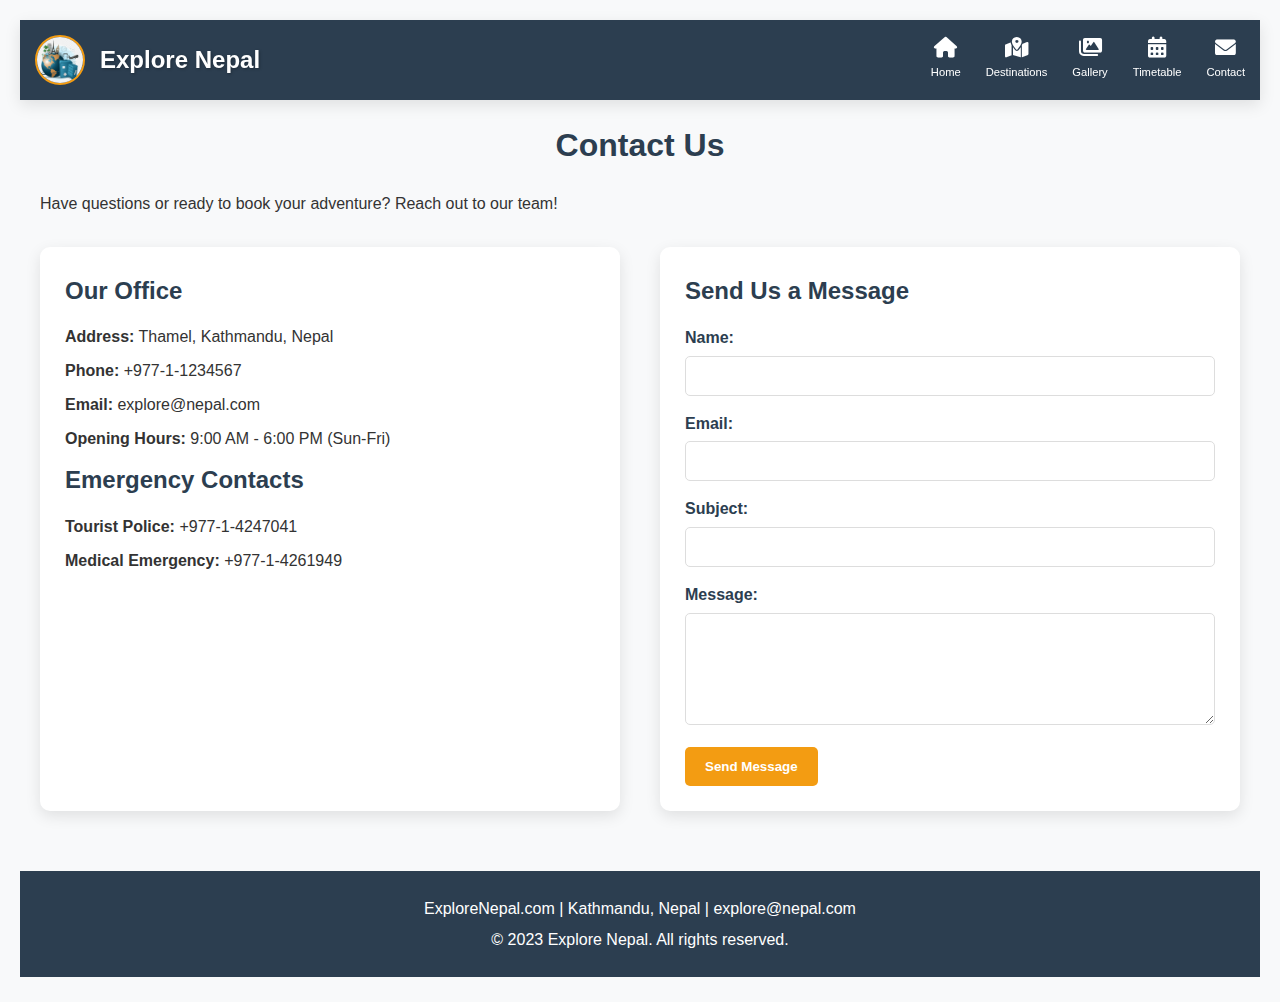
<file: contact.html>
<!DOCTYPE html>
<html lang="en">
<head>
  <meta charset="UTF-8">
  <meta name="viewport" content="width=device-width, initial-scale=1.0">
  <title>Explore Nepal</title>
  <link rel="stylesheet" href="https://cdnjs.cloudflare.com/ajax/libs/font-awesome/6.0.0-beta3/css/all.min.css">
  <link rel="stylesheet" href="style.css">
</head>
<body>
  <!-- Header Section -->
  <header class="main-header">
    <!-- Left side - Logo and Brand Name -->
    <div class="brand-container">
      <!-- Logo Image -->
      <img src="logo.png" alt="Explore Nepal Logo" class="logo">
      <!-- Brand Name -->
      <h1 class="brand-name">Explore Nepal</h1>
    </div>

    <!-- Right side - Navigation Icons -->
    <nav class="nav-icons">
      <!-- Home Icon/Link -->
      <a href="index.html" class="nav-icon" title="Home">
        <i class="fas fa-home"></i>
        <span class="nav-text">Home</span>
      </a>
      
      <!-- Destinations Icon/Link -->
      <a href="destinations.html" class="nav-icon" title="Destinations">
        <i class="fas fa-map-marked-alt"></i>
        <span class="nav-text">Destinations</span>
      </a>
      
      <!-- Gallery Icon/Link -->
      <a href="gallery.html" class="nav-icon" title="Gallery">
        <i class="fas fa-images"></i>
        <span class="nav-text">Gallery</span>
      </a>
      
      <!-- Timetable Icon/Link -->
      <a href="timetable.html" class="nav-icon" title="Timetable">
        <i class="fas fa-calendar-alt"></i>
        <span class="nav-text">Timetable</span>
      </a>
      
      <!-- Contact Icon/Link -->
      <a href="contact.html" class="nav-icon" title="Contact">
        <i class="fas fa-envelope"></i>
        <span class="nav-text">Contact</span>
      </a>
    </nav>
  </header>

  <!-- Rest of your page content goes here -->
  
</body>
</html>

  <!-- Main Content -->
  <main class="container">
    <h1>Contact Us</h1>
    <p>Have questions or ready to book your adventure? Reach out to our team!</p>
    
    <div class="contact-container">
      <div class="contact-info">
        <h2>Our Office</h2>
        <p><strong>Address:</strong> Thamel, Kathmandu, Nepal</p>
        <p><strong>Phone:</strong> +977-1-1234567</p>
        <p><strong>Email:</strong> explore@nepal.com</p>
        <p><strong>Opening Hours:</strong> 9:00 AM - 6:00 PM (Sun-Fri)</p>
        
        <h2>Emergency Contacts</h2>
        <p><strong>Tourist Police:</strong> +977-1-4247041</p>
        <p><strong>Medical Emergency:</strong> +977-1-4261949</p>
      </div>
      
      <form class="contact-form">
        <h2>Send Us a Message</h2>
        <div class="form-group">
          <label for="name">Name:</label>
          <input type="text" id="name" name="name" required>
        </div>
        <div class="form-group">
          <label for="email">Email:</label>
          <input type="email" id="email" name="email" required>
        </div>
        <div class="form-group">
          <label for="subject">Subject:</label>
          <input type="text" id="subject" name="subject" required>
        </div>
        <div class="form-group">
          <label for="message">Message:</label>
          <textarea id="message" name="message" rows="5" required></textarea>
        </div>
        <button type="submit" class="submit-btn">Send Message</button>
      </form>
    </div>
  </main>

  <!-- Footer -->
  <footer>
    <p>ExploreNepal.com | Kathmandu, Nepal | explore@nepal.com</p>
    <p>&copy; 2023 Explore Nepal. All rights reserved.</p>
  </footer>
</body>
</html>
</file>
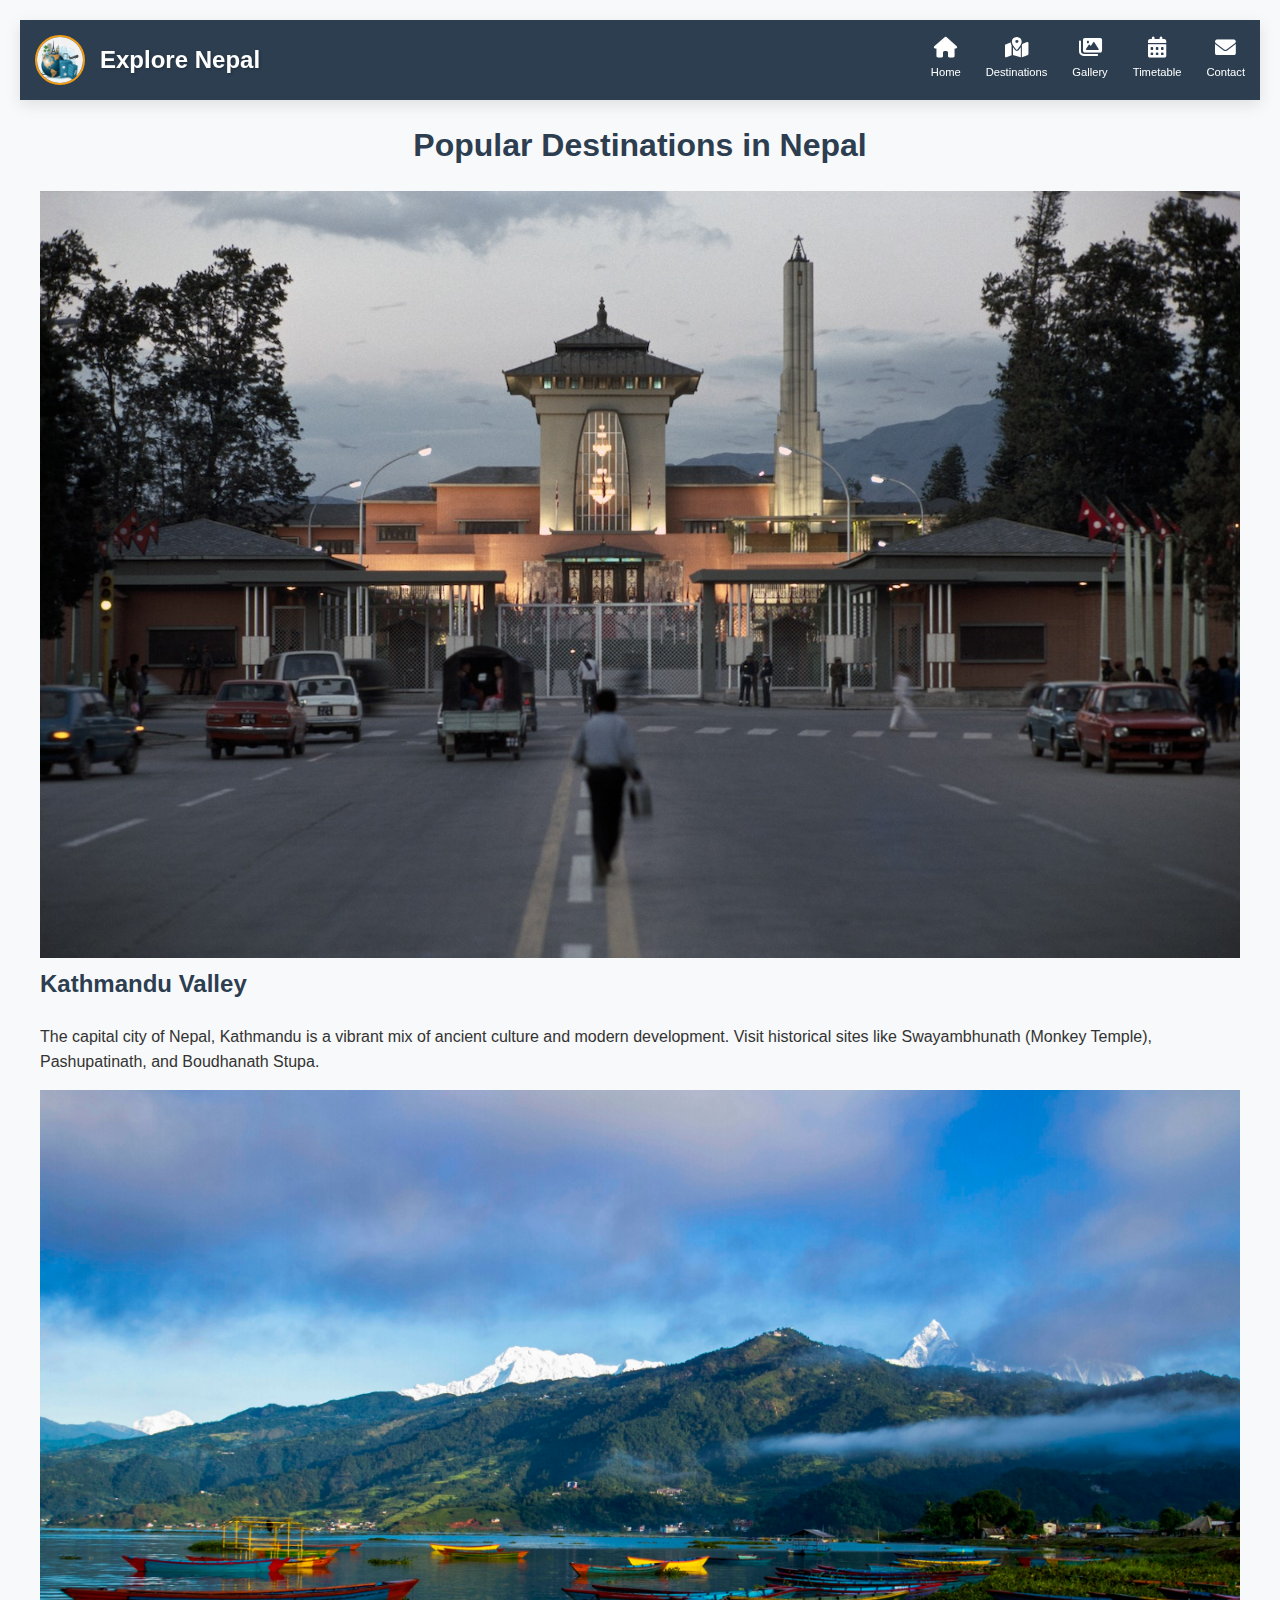
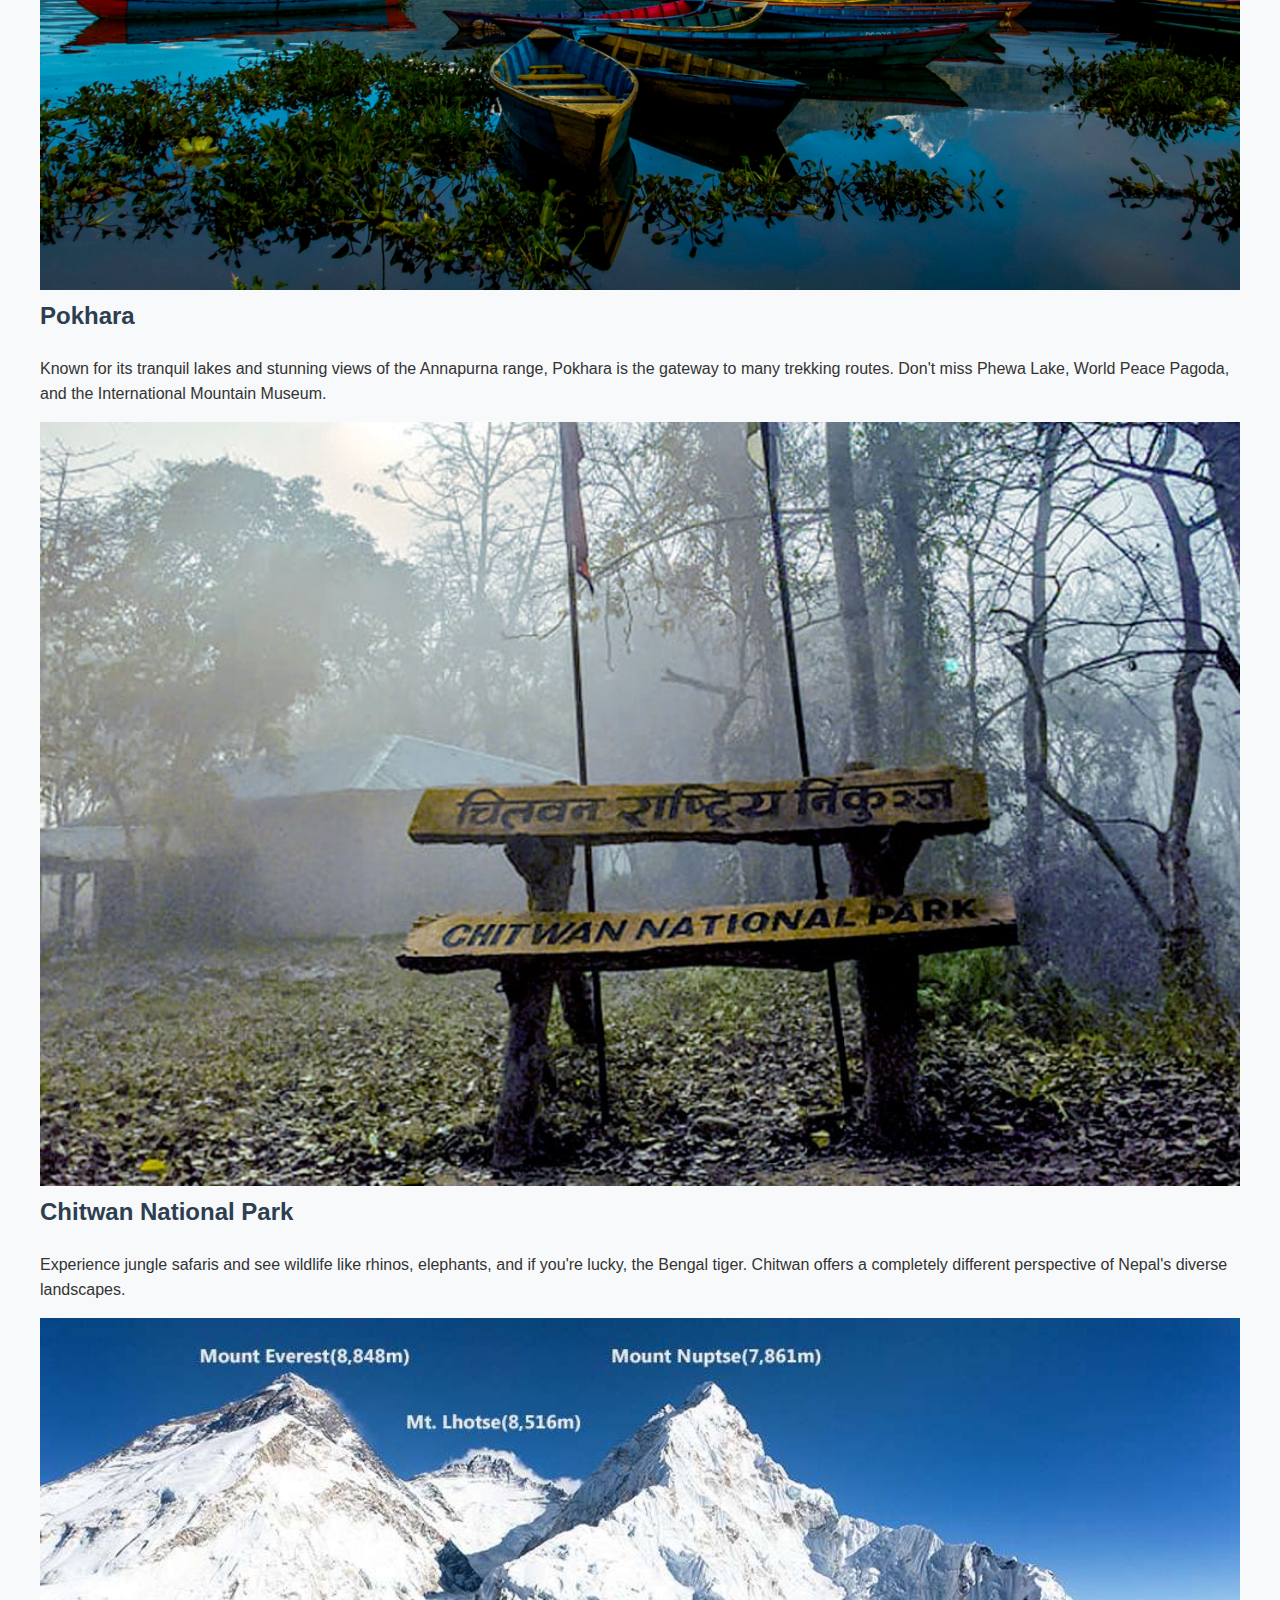
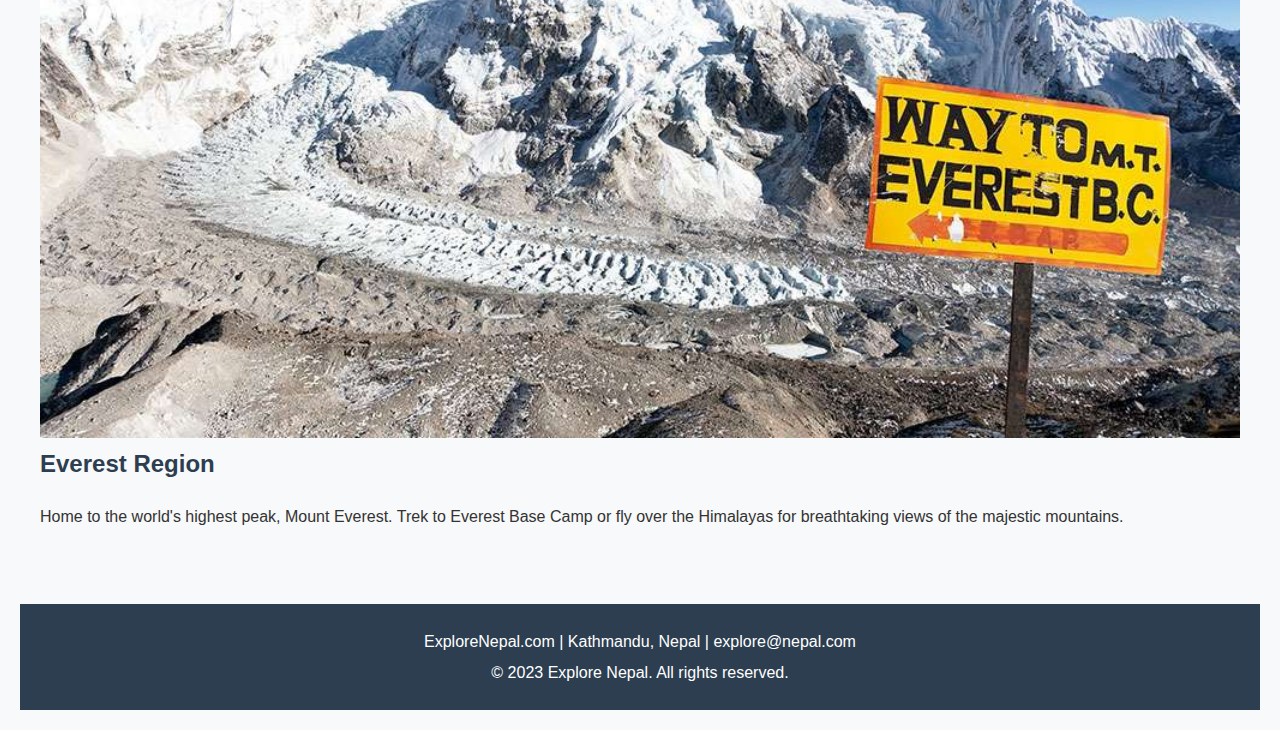
<file: destinations.html>
<!DOCTYPE html>
<html lang="en">
<head>
  <meta charset="UTF-8">
  <meta name="viewport" content="width=device-width, initial-scale=1.0">
  <title>Explore Nepal</title>
  <link rel="stylesheet" href="https://cdnjs.cloudflare.com/ajax/libs/font-awesome/6.0.0-beta3/css/all.min.css">
  <link rel="stylesheet" href="style.css">
</head>
<body>
  <!-- Header Section -->
  <header class="main-header">
    <!-- Left side - Logo and Brand Name -->
     <div class="brand-container">
      <!-- Logo Image --> 
      <img src="logo.png" width="100" height="100" alt="Explore Nepal Logo" class="logo">
<!-- Brand Name -->
      <h1 class="brand-name">Explore Nepal</h1>
    </div> 

    <!-- Right side - Navigation Icons -->
    <nav class="nav-icons">
      <!-- Home Icon/Link -->
      <a href="index.html" class="nav-icon" title="Home">
        <i class="fas fa-home"></i>
        <span class="nav-text">Home</span>
      </a>
      
      <!-- Destinations Icon/Link -->
      <a href="destinations.html" class="nav-icon" title="Destinations">
        <i class="fas fa-map-marked-alt"></i>
        <span class="nav-text">Destinations</span>
      </a>
      
      <!-- Gallery Icon/Link -->
      <a href="gallery.html" class="nav-icon" title="Gallery">
        <i class="fas fa-images"></i>
        <span class="nav-text">Gallery</span>
      </a>
      
      <!-- Timetable Icon/Link -->
      <a href="timetable.html" class="nav-icon" title="Timetable">
        <i class="fas fa-calendar-alt"></i>
        <span class="nav-text">Timetable</span>
      </a>
      
      <!-- Contact Icon/Link -->
      <a href="contact.html" class="nav-icon" title="Contact">
        <i class="fas fa-envelope"></i>
        <span class="nav-text">Contact</span>
      </a>
    </nav>
  </header>

  <!-- Rest of your page content goes here -->
  
</body>
</html>
  <!-- Main Content -->
  <main class="container">
    <h1>Popular Destinations in Nepal</h1>
    
    <section class="destination">
      <div class="destination-info">
          <img src="Desti/Kathmandu3.jpg" alt="Kathmandu Valley" width="1200px">
        <h2>Kathmandu Valley</h2>
        <p>The capital city of Nepal, Kathmandu is a vibrant mix of ancient culture and modern development. Visit historical sites like Swayambhunath (Monkey Temple), Pashupatinath, and Boudhanath Stupa.</p>
      </div>
    </section>

    <section class="destination">
      <img src="Desti/Pokhara2.jpg" alt="Pokhara"width="1200px" >
      <div class="destination-info">
        <h2>Pokhara</h2>
        <p>Known for its tranquil lakes and stunning views of the Annapurna range, Pokhara is the gateway to many trekking routes. Don't miss Phewa Lake, World Peace Pagoda, and the International Mountain Museum.</p>
      </div>
    </section>

    <section class="destination">
      <div class="destination-info">
          <img src="Desti/Chitwan.jpg" alt="Chitwan National Park" width="1200px">
        <h2>Chitwan National Park</h2>
        <p>Experience jungle safaris and see wildlife like rhinos, elephants, and if you're lucky, the Bengal tiger. Chitwan offers a completely different perspective of Nepal's diverse landscapes.</p>
      </div>
    </section>

    <section class="destination">
        <div class="destination-info">
          <img src="Desti/Everest.jpg" alt="Everest Region" width="1200px">
        <h2>Everest Region</h2>
        <p>Home to the world's highest peak, Mount Everest. Trek to Everest Base Camp or fly over the Himalayas for breathtaking views of the majestic mountains.</p>
      </div>
    </section>
  </main>

  <!-- Footer -->
  <footer>
    <p>ExploreNepal.com | Kathmandu, Nepal | explore@nepal.com</p>
    <p>&copy; 2023 Explore Nepal. All rights reserved.</p>
  </footer>
</body>
</html>
</file>
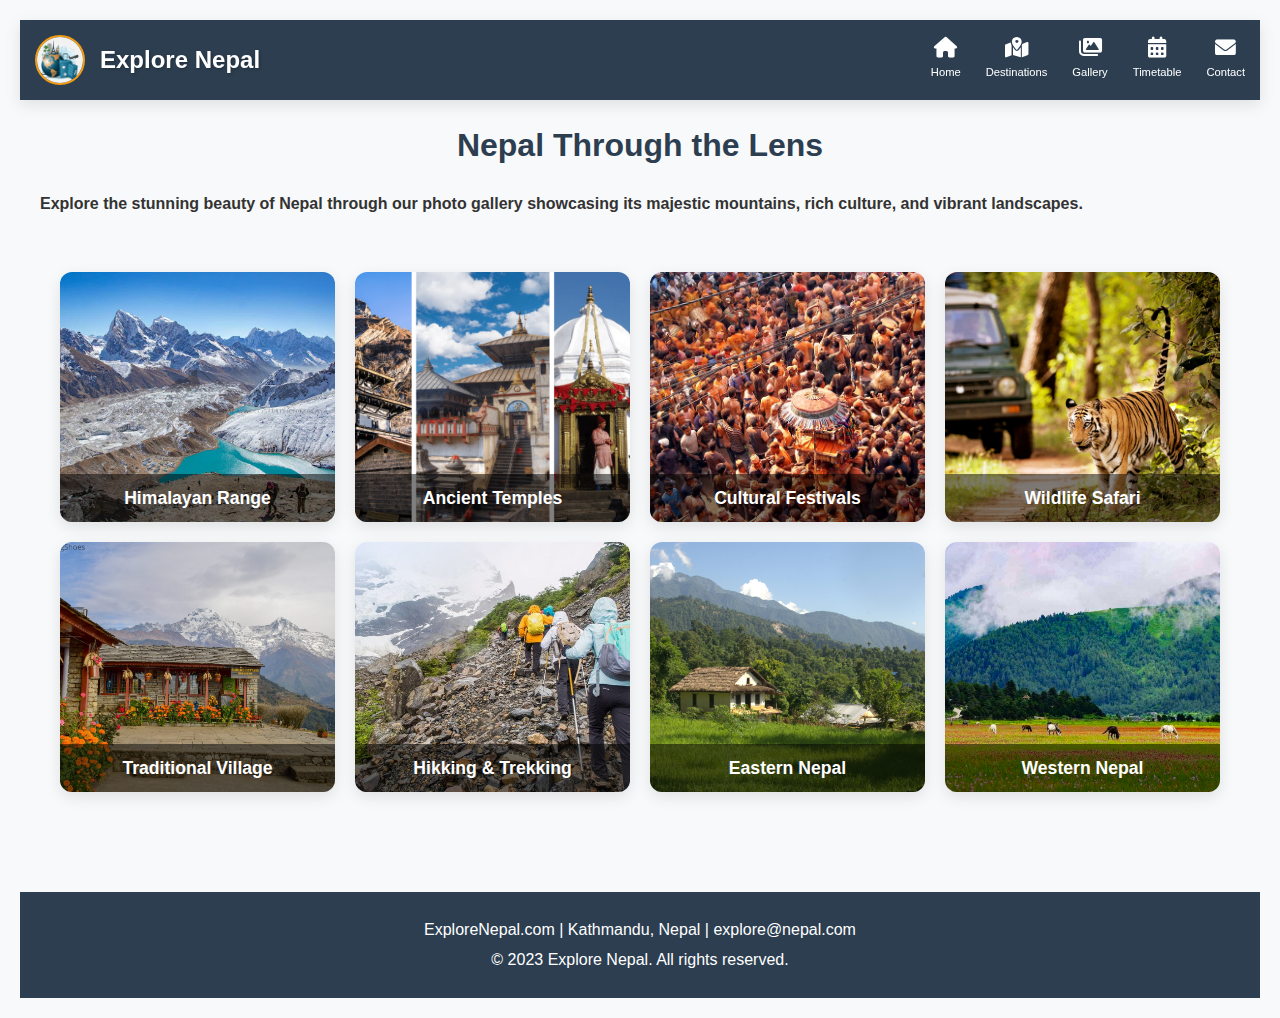
<file: gallery.html>
<!DOCTYPE html>
<html lang="en">
<head>
  <meta charset="UTF-8">
  <meta name="viewport" content="width=device-width, initial-scale=1.0">
  <title>Explore Nepal</title>
  <link rel="stylesheet" href="https://cdnjs.cloudflare.com/ajax/libs/font-awesome/6.0.0-beta3/css/all.min.css">
  <link rel="stylesheet" href="style.css">
</head>
<body>
  <!-- Header Section -->
  <header class="main-header">
    <!-- Left side - Logo and Brand Name -->
    <div class="brand-container">
      <!-- Logo Image -->
      <img src="logo.png" alt="Explore Nepal Logo" class="logo">
      <!-- Brand Name -->
      <h1 class="brand-name">Explore Nepal</h1>
    </div>

    <!-- Right side - Navigation Icons -->
    <nav class="nav-icons">
      <!-- Home Icon/Link -->
      <a href="index.html" class="nav-icon" title="Home">
        <i class="fas fa-home"></i>
        <span class="nav-text">Home</span>
      </a>
      
      <!-- Destinations Icon/Link -->
      <a href="destinations.html" class="nav-icon" title="Destinations">
        <i class="fas fa-map-marked-alt"></i>
        <span class="nav-text">Destinations</span>
      </a>
      
      <!-- Gallery Icon/Link -->
      <a href="gallery.html" class="nav-icon" title="Gallery">
        <i class="fas fa-images"></i>
        <span class="nav-text">Gallery</span>
      </a>
      
      <!-- Timetable Icon/Link -->
      <a href="timetable.html" class="nav-icon" title="Timetable">
        <i class="fas fa-calendar-alt"></i>
        <span class="nav-text">Timetable</span>
      </a>
      
      <!-- Contact Icon/Link -->
      <a href="contact.html" class="nav-icon" title="Contact">
        <i class="fas fa-envelope"></i>
        <span class="nav-text">Contact</span>
      </a>
    </nav>
  </header>

  <!-- Rest of your page content goes here -->
  
</body>
</html>

  <!-- Main Content -->
  <main class="container">
    <h1>Nepal Through the Lens</h1>
    <strong>Explore the stunning beauty of Nepal through our photo gallery showcasing its majestic mountains, rich culture, and vibrant landscapes.</strong></p>
    
    <section class="gallery-section">
      <div class="gallery-card">
        <a href="Mountains.html">
        <img src="Gallery/Moutainrange.jpg" alt="Mountain View" width="500px">
        <div class="gallery-title">Himalayan Range</div>
        </a>
      </div>

      <div class="gallery-card">
        <a href="ancient.html">
        <img src="Gallery/Temples.png" alt="Temple" width="500px">
        <div class="gallery-title">Ancient Temples</div>
      </a>
      </div>
      <div class="gallery-card">
        <img src="Gallery/festivals.jpg" alt="Festival"width="500px">
        <div class="gallery-title">Cultural Festivals</div>
      </div>
      <div class="gallery-card">
        <img src="Gallery/Safaru.jpg" alt="Wildlife" width="500px">
        <div class="gallery-title">Wildlife Safari</div>
      </div>
      <div class="gallery-card">
        <img src="Gallery/Village.jpg" alt="Village"width="500px">
        <div class="gallery-title">Traditional Village</div>
      </div>
      <div class="gallery-card">
        <img src="Gallery/Trek.jpg" alt="Adventure"width="500px">
        <div class="gallery-title">Hikking & Trekking</div>
      </div>
      <div class="gallery-card">
        <img src="Gallery/Eastern.jpg" alt="Eastern"width="500px">
        <div class="gallery-title">Eastern Nepal</div>
      </div>
      <div class="gallery-card">
        <img src="Gallery/Dhorpatan.jpg" alt="Adventure"width="500px">
        <div class="gallery-title">Western Nepal</div>
      </div>
    </div>
    </section>
  </main>

  <!-- Footer -->
  <footer>
    <p>ExploreNepal.com | Kathmandu, Nepal | explore@nepal.com</p>
    <p>&copy; 2023 Explore Nepal. All rights reserved.</p>
  </footer>
</body>
</html>
</file>
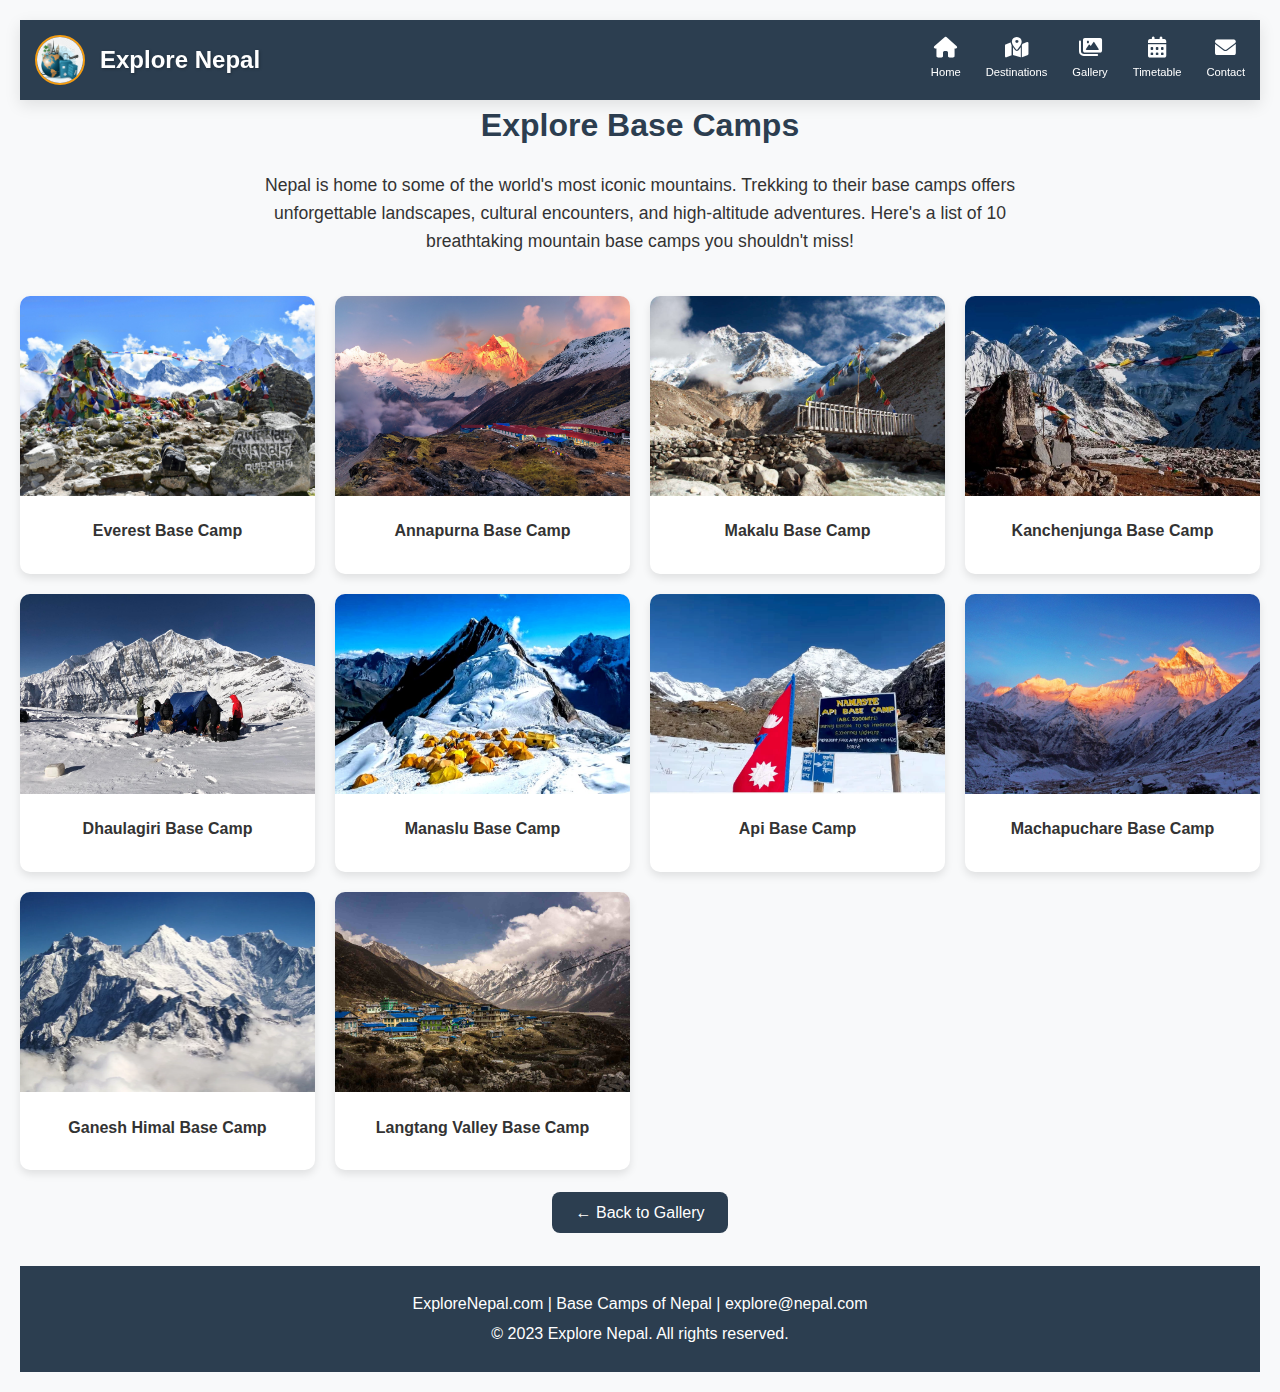
<file: Mountains.html>
<!DOCTYPE html>
<html lang="en">
<head>
   <meta charset="UTF-8">
   <meta name="viewport" content="width=device-width, initial-scale=1.0">
   <title>Mountain Base Camps of Nepal</title>
   <link rel="stylesheet" href="https://cdnjs.cloudflare.com/ajax/libs/font-awesome/6.0.0-beta3/css/all.min.css">
   <link rel="stylesheet" href="style.css">
</head>
<body>
  <!-- Header Section -->
  <header class="main-header">
    <div class="brand-container">
      <img src="logo.png" width="100" height="100" alt="Explore Nepal Logo" class="logo">
      <h1 class="brand-name">Explore Nepal</h1>
    </div> 

    <nav class="nav-icons">
      <a href="index.html" class="nav-icon" title="Home">
        <i class="fas fa-home"></i>
        <span class="nav-text">Home</span>
      </a>
      <a href="destinations.html" class="nav-icon" title="Destinations">
        <i class="fas fa-map-marked-alt"></i>
        <span class="nav-text">Destinations</span>
      </a>
      <a href="gallery.html" class="nav-icon" title="Gallery">
        <i class="fas fa-images"></i>
        <span class="nav-text">Gallery</span>
      </a>
      <a href="timetable.html" class="nav-icon" title="Timetable">
        <i class="fas fa-calendar-alt"></i>
        <span class="nav-text">Timetable</span>
      </a>
      <a href="contact.html" class="nav-icon" title="Contact">
        <i class="fas fa-envelope"></i>
        <span class="nav-text">Contact</span>
      </a>
    </nav>
  </header>

  <h1> Explore Base Camps </h1>
  <p class="intro">
    Nepal is home to some of the world's most iconic mountains. Trekking to their base camps offers unforgettable landscapes, cultural encounters, and high-altitude adventures. Here's a list of 10 breathtaking mountain base camps you shouldn't miss!
  </p>

  <div class="grid">
    <div class="grid-item">
      <img src="Base Camps/everest-base-camp.jpeg" alt="Everest Base Camp">
      <p>Everest Base Camp</p>
    </div>
    <div class="grid-item">
      <img src="Base Camps/annapurna-base-camp.jpg" alt="Annapurna Base Camp">
      <p>Annapurna Base Camp</p>
    </div>
    <div class="grid-item">
      <img src="Base Camps/makalu-base-camp.jpg" alt="Makalu Base Camp">
      <p>Makalu Base Camp</p>
    </div>
    <div class="grid-item">
      <img src="Base Camps/kanchenjunga-base-camp.webp" alt="Kanchenjunga Base Camp">
      <p>Kanchenjunga Base Camp</p>
    </div>
    <div class="grid-item">
      <img src="Base Camps/dhaulagiri-base-camp.jpg" alt="Dhaulagiri Base Camp">
      <p>Dhaulagiri Base Camp</p>
    </div>
    <div class="grid-item">
      <img src="Base Camps/manaslu-base-camp.jpg" alt="Manaslu Base Camp">
      <p>Manaslu Base Camp</p>
    </div>
    <div class="grid-item">
      <img src="Base Camps/api-base-camp.webp" alt="Api Base Camp">
      <p>Api Base Camp</p>
    </div>
    <div class="grid-item">
      <img src="Base Camps/machapuchare-base-camp.jpg" alt="Machapuchare Base Camp">
      <p>Machapuchare Base Camp</p>
    </div>
    <div class="grid-item">
      <img src="Base Camps/ganesh-himal-base-camp.webp" alt="Ganesh Himal Base Camp">
      <p>Ganesh Himal Base Camp</p>
    </div>
    <div class="grid-item">
      <img src="Base Camps/langtang-valley.jpg" alt="Langtang Valley Base Camp">
      <p>Langtang Valley Base Camp</p>
    </div>
  </div>

  <div class="back-button">
    <a href="gallery.html">← Back to Gallery</a>
  </div>

  <footer>
    <p>ExploreNepal.com | Base Camps of Nepal | explore@nepal.com</p>
    <p>&copy; 2023 Explore Nepal. All rights reserved.</p>
  </footer>
  <script src="script.js" defer></script>

</body>
</html>
</file>
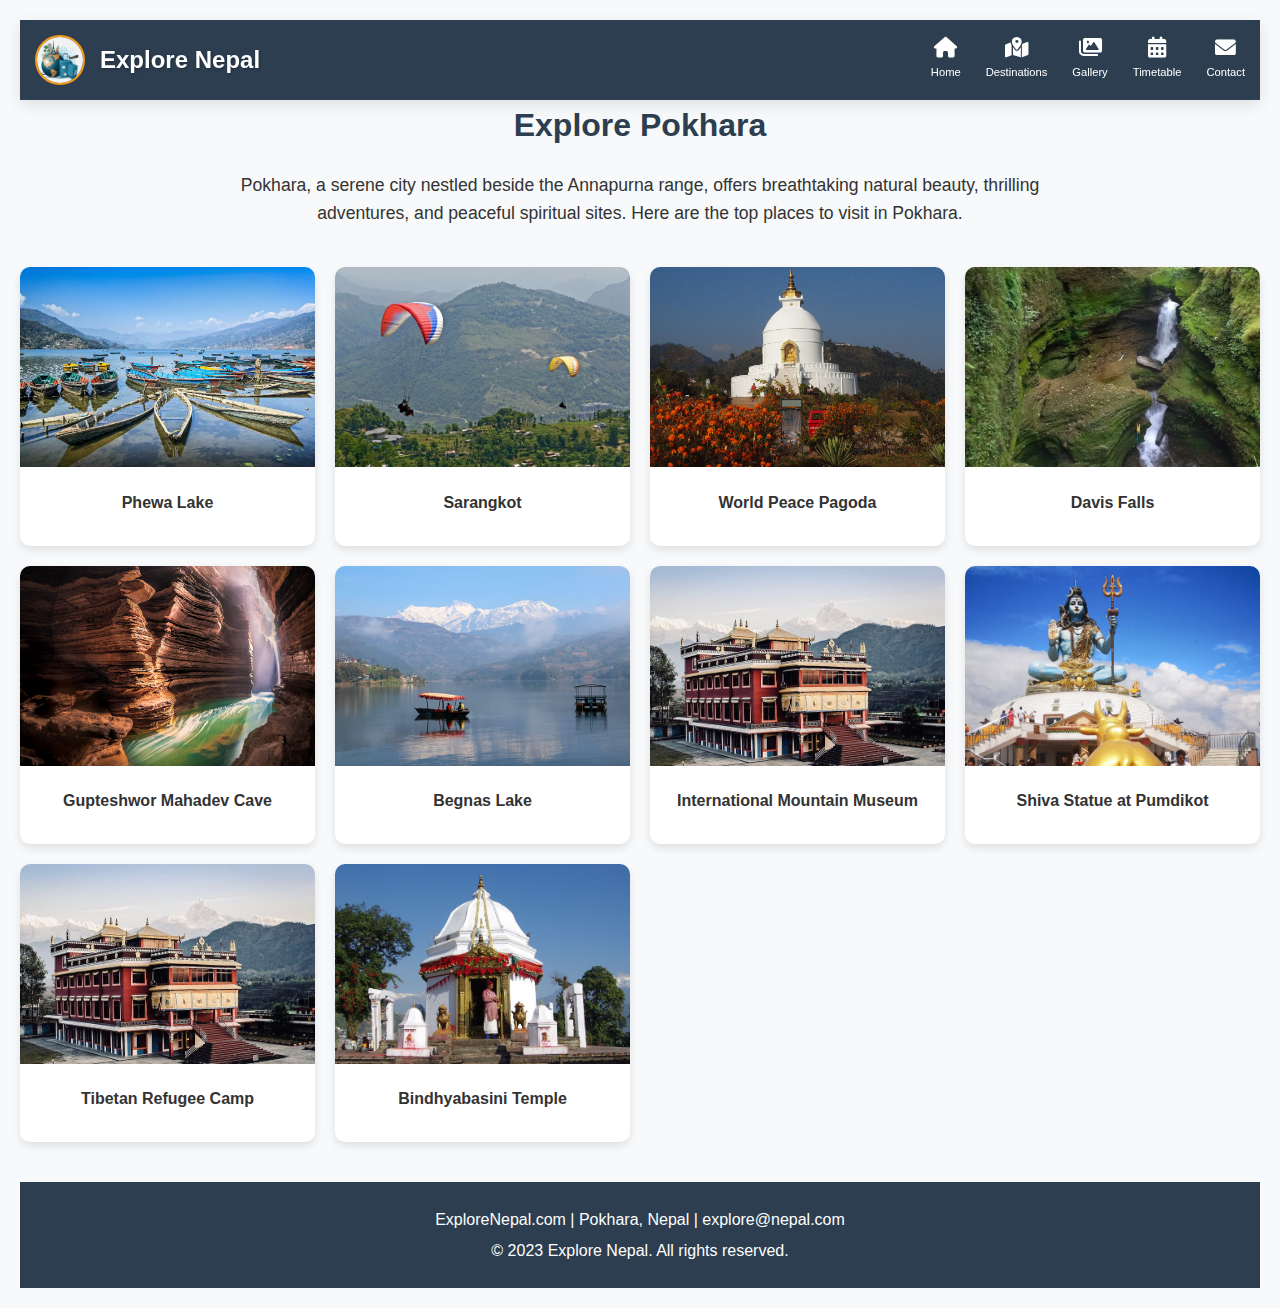
<file: pokhara.html>
<!DOCTYPE html>
<html lang="en">
<head>
   <meta charset="UTF-8">
   <meta name="viewport" content="width=device-width, initial-scale=1.0">
   <title>Discover Pokhara</title>
   <link rel="stylesheet" href="https://cdnjs.cloudflare.com/ajax/libs/font-awesome/6.0.0-beta3/css/all.min.css">
   <link rel="stylesheet" href="style.css">
</head>
<body>
  <!-- Header Section -->
  <header class="main-header">
    <!-- Left side - Logo and Brand Name -->
     <div class="brand-container">
      <!-- Logo Image --> 
      <img src="logo.png" width="100" height="100" alt="Explore Nepal Logo" class="logo">
      <!-- Brand Name -->
      <h1 class="brand-name">Explore Nepal</h1>
    </div> 

    <!-- Right side - Navigation Icons -->
    <nav class="nav-icons">
      <a href="index.html" class="nav-icon" title="Home">
        <i class="fas fa-home"></i>
        <span class="nav-text">Home</span>
      </a>
      <a href="destinations.html" class="nav-icon" title="Destinations">
        <i class="fas fa-map-marked-alt"></i>
        <span class="nav-text">Destinations</span>
      </a>
      <a href="gallery.html" class="nav-icon" title="Gallery">
        <i class="fas fa-images"></i>
        <span class="nav-text">Gallery</span>
      </a>
      <a href="timetable.html" class="nav-icon" title="Timetable">
        <i class="fas fa-calendar-alt"></i>
        <span class="nav-text">Timetable</span>
      </a>
      <a href="contact.html" class="nav-icon" title="Contact">
        <i class="fas fa-envelope"></i>
        <span class="nav-text">Contact</span>
      </a>
    </nav>
  </header>

  <h1>Explore Pokhara</h1>
  <p class="intro">
    Pokhara, a serene city nestled beside the Annapurna range, offers breathtaking natural beauty, thrilling adventures, and peaceful spiritual sites. Here are the top places to visit in Pokhara.
  </p>

  <div class="grid">
    <div class="grid-item">
      <img src="Place of Pokhara/phewa-lake.cms" alt="Phewa Lake">
      <p>Phewa Lake</p>
    </div>
    <div class="grid-item">
      <img src="Place of Pokhara/sarangkot.jpg" alt="Sarangkot">
      <p>Sarangkot</p>
    </div>
    <div class="grid-item">
      <img src="Place of Pokhara/peace-pagoda.jpg" alt="World Peace Pagoda">
      <p>World Peace Pagoda</p>
    </div>
    <div class="grid-item">
      <img src="Place of Pokhara/davis-falls.jpg" alt="Davis Falls">
      <p>Davis Falls</p>
    </div>
    <div class="grid-item">
      <img src="Place of Pokhara/gupteshwor.jpg" alt="Gupteshwor Mahadev Cave">
      <p>Gupteshwor Mahadev Cave</p>
    </div>
    <div class="grid-item">
      <img src="Place of Pokhara/begnas-lake.jpg" alt="Begnas Lake">
      <p>Begnas Lake</p>
    </div>
    <div class="grid-item">
      <img src="Place of Pokhara/Tibetan Refugee Camp.jpg" alt="International Mountain Museum">
      <p>International Mountain Museum</p>
    </div>
    <div class="grid-item">
      <img src="Place of Pokhara/shiva_statue.webp" alt="Shiva Statue">
      <p>Shiva Statue at Pumdikot</p>
    </div>
    <div class="grid-item">
      <img src="Place of Pokhara/Tibetan Refugee Camp.jpg" alt="Refugee Camp">
      <p>Tibetan Refugee Camp</p>
    </div>
    <div class="grid-item">
      <img src="Place of Pokhara/Bindhyabasini Temple.jpeg" alt="Bindhyabasini Temple">
      <p>Bindhyabasini Temple</p>
    </div>
  </div>

  <footer>
    <p>ExploreNepal.com | Pokhara, Nepal | explore@nepal.com</p>
    <p>&copy; 2023 Explore Nepal. All rights reserved.</p>
  </footer>
  <script src="script.js" defer></script>

</body>
</html>
</file>
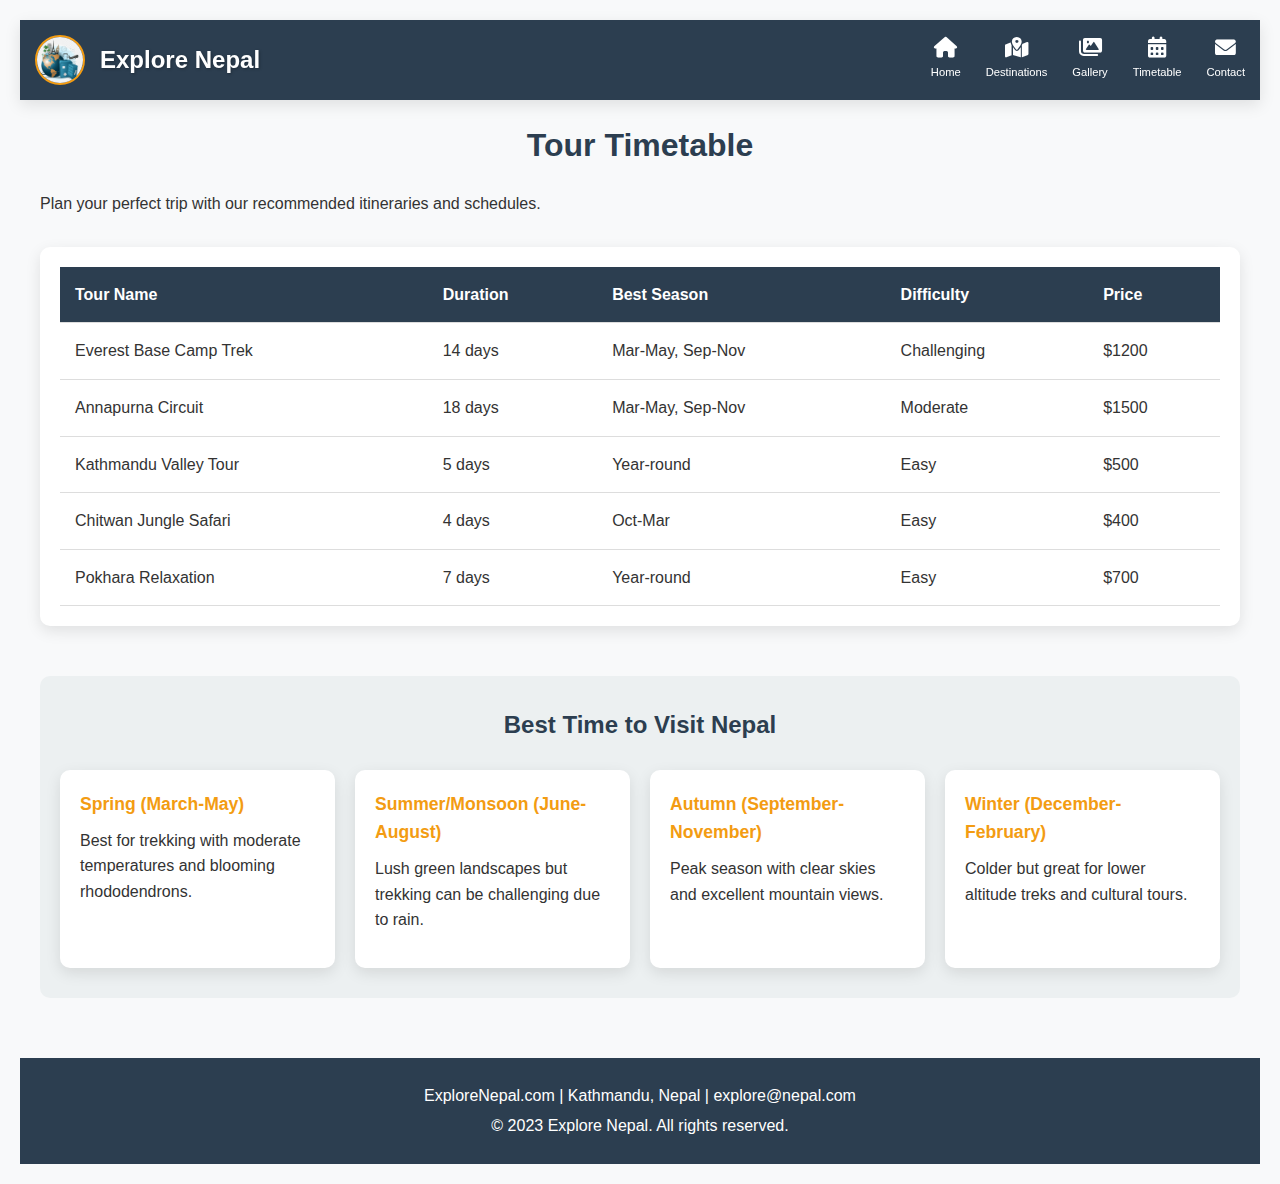
<file: timetable.html>
<!DOCTYPE html>
<html lang="en">
<head>
  <meta charset="UTF-8">
  <meta name="viewport" content="width=device-width, initial-scale=1.0">
  <title>Explore Nepal - Timetable</title>
  <link rel="stylesheet" href="https://cdnjs.cloudflare.com/ajax/libs/font-awesome/6.0.0-beta3/css/all.min.css">
  <link rel="stylesheet" href="style.css">
</head>
<body>
  <!-- Header Section -->
  <header class="main-header">
    <div class="brand-container">
      <img src="logo.png" alt="Explore Nepal Logo" class="logo">
      <h1 class="brand-name">Explore Nepal</h1>
    </div>
    <nav class="nav-icons">
      <a href="index.html" class="nav-icon" title="Home">
        <i class="fas fa-home"></i>
        <span class="nav-text">Home</span>
      </a>
      <a href="destinations.html" class="nav-icon" title="Destinations">
        <i class="fas fa-map-marked-alt"></i>
        <span class="nav-text">Destinations</span>
      </a>
      <a href="gallery.html" class="nav-icon" title="Gallery">
        <i class="fas fa-images"></i>
        <span class="nav-text">Gallery</span>
      </a>
      <a href="timetable.html" class="nav-icon" title="Timetable">
        <i class="fas fa-calendar-alt"></i>
        <span class="nav-text">Timetable</span>
      </a>
      <a href="contact.html" class="nav-icon" title="Contact">
        <i class="fas fa-envelope"></i>
        <span class="nav-text">Contact</span>
      </a>
    </nav>
  </header>

  <!-- Main Content -->
  <main class="container">
    <h1>Tour Timetable</h1>
    <p>Plan your perfect trip with our recommended itineraries and schedules.</p>

    <div class="timetable">
      <table>
        <thead>
          <tr>
            <th>Tour Name</th>
            <th>Duration</th>
            <th>Best Season</th>
            <th>Difficulty</th>
            <th>Price</th>
          </tr>
        </thead>
        <tbody>
          <tr>
            <td>Everest Base Camp Trek</td>
            <td>14 days</td>
            <td>Mar-May, Sep-Nov</td>
            <td>Challenging</td>
            <td>$1200</td>
          </tr>
          <tr>
            <td>Annapurna Circuit</td>
            <td>18 days</td>
            <td>Mar-May, Sep-Nov</td>
            <td>Moderate</td>
            <td>$1500</td>
          </tr>
          <tr>
            <td>Kathmandu Valley Tour</td>
            <td>5 days</td>
            <td>Year-round</td>
            <td>Easy</td>
            <td>$500</td>
          </tr>
          <tr>
            <td>Chitwan Jungle Safari</td>
            <td>4 days</td>
            <td>Oct-Mar</td>
            <td>Easy</td>
            <td>$400</td>
          </tr>
          <tr>
            <td>Pokhara Relaxation</td>
            <td>7 days</td>
            <td>Year-round</td>
            <td>Easy</td>
            <td>$700</td>
          </tr>
        </tbody>
      </table>
    </div>

    <!-- Season Guide -->
    <div class="season-guide">
      <h2>Best Time to Visit Nepal</h2>
      <div class="season-cards">
        <div class="season-card">
          <h3>Spring (March-May)</h3>
          <p>Best for trekking with moderate temperatures and blooming rhododendrons.</p>
        </div>
        <div class="season-card">
          <h3>Summer/Monsoon (June-August)</h3>
          <p>Lush green landscapes but trekking can be challenging due to rain.</p>
        </div>
        <div class="season-card">
          <h3>Autumn (September-November)</h3>
          <p>Peak season with clear skies and excellent mountain views.</p>
        </div>
        <div class="season-card">
          <h3>Winter (December-February)</h3>
          <p>Colder but great for lower altitude treks and cultural tours.</p>
        </div>
      </div>
    </div>
  </main>

  <!-- Footer -->
  <footer>
    <p>ExploreNepal.com | Kathmandu, Nepal | explore@nepal.com</p>
    <p>&copy; 2023 Explore Nepal. All rights reserved.</p>
  </footer>
</body>
</html>
</file>
<file: style.css>
/* ============================================= */
/* GLOBAL STYLES & RESETS */
/* ============================================= */

/* Reset default browser styles */
* {
  margin: 0;
  padding: 0;
  /* box-sizing: border-box; Include padding/borders in element dimensions */
}

/* Base font and colors */
:root {
  --primary-color: #2c3e50;    /* Dark blue */
  --secondary-color: #f39c12;  /* Orange */
  --accent-color: #e74c3c;     /* Red */
  --light-bg: #f9f9f9;         /* Off-white background */
  --text-color: #333;          /* Dark gray text */
  --white: #ffffff;
  --shadow: 0 5px 15px rgba(0,0,0,0.1);
}

body {
  font-family: 'Arial', sans-serif;
  line-height: 1.6;
  color: var(--text-color);
  background-color: var(--light-bg);
}

/* Container for centered content with max-width */
.container {
  width: 100%;
  max-width: 1200px;
  margin: 0 auto;
  padding: 20px 0;
}

/* Base typography styles */
h1, h2, h3 {
  color: var(--primary-color);
  margin-bottom: 20px;
}

p {
  margin-bottom: 15px;
}

/* ============================================= */
/* HEADER & NAVIGATION STYLES */
/* ============================================= */

.main-header {
  display: flex;
  justify-content: space-between;
  align-items: center;
  padding: 15px;
  background-color: var(--primary-color);
  box-shadow: var(--shadow);
  position: sticky;
  top: 0;
  z-index: 1000;
  width: 100%;
}

/* Branding area (logo + name) */
.brand-container {
  display: flex;
  align-items: center;
  gap: 15px;
}

.logo {
  height: 50px;
  width: auto;
  border-radius: 50%;
  border: 2px solid var(--secondary-color);
}

.brand-name {
  color: var(--white);
  font-size: 1.5rem;
  font-weight: 700;
  margin: 0;
  text-shadow: 1px 1px 3px rgba(0, 0, 0, 0.3);
}

/* Navigation icons */
.nav-icons {
  display: flex;
  gap: 25px;
}

.nav-icon {
  color: var(--white);
  font-size: 1.3rem;
  text-decoration: none;
  display: flex;
  flex-direction: column;
  align-items: center;
  transition: all 0.3s ease;
  position: relative;
}

.nav-icon:hover {
  color: var(--secondary-color);
  transform: translateY(-3px);
}

.nav-text {
  font-size: 0.7rem;
  margin-top: 5px;
}

/* Active page indicator */
.nav-icon.active {
  color: var(--secondary-color);
}

.nav-icon.active::after {
  content: '';
  position: absolute;
  bottom: -8px;
  left: 50%;
  transform: translateX(-50%);
  width: 5px;
  height: 5px;
  background-color: var(--secondary-color);
  border-radius: 50%;
}

/* ============================================= */
/* SLIDER COMPONENT STYLES */
/* ============================================= */

.slider {
  position: relative;
  height: 500px;
  overflow: hidden;
  margin: 20px 0;
}

.slides-container {
  position: relative;
  height: 100%;
}

.slide {
  position: absolute;
  top: 0;
  left: 0;
  width: 100%;
  height: 100%;
  opacity: 0;
  transition: opacity 1s ease-in-out;
}

.slide.active {
  opacity: 1;
}

.slide img {
  width: 100%;
  height: 100%;
  object-fit: cover; /* Ensure images cover area while maintaining aspect ratio */
}

/* Slider navigation buttons */
.slider-btn {
  position: absolute;
  top: 50%;
  transform: translateY(-50%);
  background: rgba(0,0,0,0.5);
  color: var(--white);
  border: none;
  padding: 15px;
  cursor: pointer;
  font-size: 18px;
  z-index: 10;
  border-radius: 50%;
  width: 40px;
  height: 40px;
  display: flex;
  align-items: center;
  justify-content: center;
  transition: background 0.3s ease;
}

.slider-btn:hover {
  background: rgba(0,0,0,0.8);
}

.prev-btn {
  left: 20px;
}

.next-btn {
  right: 20px;
}

/* ============================================= */
/* CONTENT SECTION STYLES */
/* ============================================= */

/* Welcome section */
.welcome-img {
  width: 100%;
  border-radius: 10px;
  margin: 20px 0;
  box-shadow: var(--shadow);
  transition: transform 0.3s ease;
}

.welcome-img:hover {
  transform: scale(1.02);
}

/* Featured destinations section */
.featured {
  padding: 40px 0;
  background-color: #ecf0f1;
}

.featured h2 {
  text-align: center;
}

.featured-images {
  display: flex;
  justify-content: space-between;
  flex-wrap: wrap;
  margin-top: 30px;
  gap: 20px; /* Better than margin for consistent spacing */
}

.featured-item {
  flex: 1 1 300px; /* Flexible items with minimum width */
  text-align: center;
}

.featured-item img {
  width: 100%;
  border-radius: 8px;
  transition: transform 0.3s ease;
}

.featured-item img:hover {
  transform: scale(1.05);
}

.featured-item p {
  margin-top: 10px;
  font-weight: bold;
  color: var(--primary-color);
}

/* ============================================= */
/* FOOTER STYLES */
/* ============================================= */

footer {
  background-color: var(--primary-color);
  color: var(--white);
  text-align: center;
  padding: 20px 0;
  margin-top: 40px;
}

footer p {
  margin: 5px 0;
}

/* ============================================= */
/* RESPONSIVE DESIGN BREAKPOINTS */
/* ============================================= */

/* Medium devices (tablets, 768px and down) */
@media (max-width: 768px) {
  .main-header {
    padding: 10px 5%;
  }
  
  .brand-name {
    font-size: 1.2rem;
  }
  
  .nav-icons {
    gap: 15px;
  }
  
  .nav-icon {
    font-size: 1.1rem;
  }
  
  .slider {
    height: 300px;
  }
  
  .featured-item {
    flex: 1 1 100%; /* Full width on smaller screens */
  }
}

/* Small devices (phones, 480px and down) */
@media (max-width: 480px) {
  /* Simplify header for small screens */
  .brand-name {
    display: none;
  }
  
  .logo {
    height: 40px;
  }
  
  .nav-icon {
    font-size: 1rem;
  }
  
  .nav-text {
    display: none;
  }
  
  /* Stack content sections vertically */
  .featured-images {
    flex-direction: column;
  }
}

/* ============================================= */
/* UTILITY CLASSES (can be used throughout) */
/* ============================================= */

.text-center {
  text-align: center;
}

.mt-20 {
  margin-top: 20px;
}

.mb-20 {
  margin-bottom: 20px;
}

.hidden-mobile {
  display: block;
}

@media (max-width: 480px) {
  .hidden-mobile {
    display: none;
  }
}
/* ============================================= */
/* CONTACT PAGE STYLES */
/* ============================================= */

.contact-container {
  display: flex;
  justify-content: space-between;
  gap: 40px;
  flex-wrap: wrap;
  margin-top: 30px;
}

.contact-info,
.contact-form {
  flex: 1 1 45%;
  background-color: var(--white);
  padding: 25px;
  border-radius: 10px;
  box-shadow: var(--shadow);
}

.contact-info h2,
.contact-form h2 {
  color: var(--primary-color);
  margin-bottom: 15px;
}

.contact-info p {
  margin: 10px 0;
  line-height: 1.5;
}

.contact-form .form-group {
  margin-bottom: 15px;
}

.contact-form label {
  display: block;
  margin-bottom: 5px;
  font-weight: 600;
  color: var(--primary-color);
}

.contact-form input,
.contact-form textarea {
  width: 100%;
  padding: 10px;
  border: 1px solid #ddd;
  border-radius: 5px;
  font-size: 1rem;
  background-color: #fff;
}

.contact-form input:focus,
.contact-form textarea:focus {
  outline: none;
  border-color: var(--secondary-color);
  box-shadow: 0 0 5px rgba(243, 156, 18, 0.5);
}

.submit-btn {
  background-color: var(--secondary-color);
  color: var(--white);
  border: none;
  padding: 12px 20px;
  border-radius: 5px;
  cursor: pointer;
  font-weight: bold;
  transition: background-color 0.3s ease;
}

.submit-btn:hover {
  background-color: #d78c0a;
}

/* Responsive adjustments for contact page */
@media (max-width: 768px) {
  .contact-container {
    flex-direction: column;
  }

  .contact-info,
  .contact-form {
    flex: 1 1 100%;
  }
}
/* ============================================= */
/* TIMETABLE PAGE STYLES */
/* ============================================= */

.timetable {
  margin-top: 30px;
  overflow-x: auto;
  background-color: var(--white);
  padding: 20px;
  border-radius: 10px;
  box-shadow: var(--shadow);
}

.timetable table {
  width: 100%;
  border-collapse: collapse;
  text-align: left;
}

.timetable th, .timetable td {
  padding: 15px;
  border-bottom: 1px solid #ddd;
}

.timetable thead {
  background-color: var(--primary-color);
  color: var(--white);
}

.timetable tbody tr:hover {
  background-color: #f1f1f1;
}

/* Season guide section */
.season-guide {
  margin-top: 50px;
  background-color: #ecf0f1;
  padding: 30px 20px;
  border-radius: 10px;
}

.season-guide h2 {
  text-align: center;
  margin-bottom: 25px;
}

.season-cards {
  display: flex;
  gap: 20px;
  flex-wrap: wrap;
  justify-content: space-between;
}

.season-card {
  flex: 1 1 220px;
  background-color: var(--white);
  padding: 20px;
  border-radius: 10px;
  box-shadow: var(--shadow);
  transition: transform 0.3s ease;
}

.season-card:hover {
  transform: translateY(-5px);
}

.season-card h3 {
  color: var(--secondary-color);
  margin-bottom: 10px;
  font-size: 1.1rem;
}

.season-card p {
  color: var(--text-color);
}

    * {
      margin: 0;
      padding: 0;
      box-sizing: border-box;
    }

    body {
      font-family: 'Segoe UI', sans-serif;
      background-color: #f8f9fa;
      color: #333;
      padding: 20px;
    }

    h1 {
      text-align: center;
      margin-bottom: 20px;
      color: #2c3e50;
    }

    .intro {
      text-align: center;
      max-width: 800px;
      margin: 0 auto 40px;
      font-size: 1.1rem;
      line-height: 1.6;
    }

    .grid {
      display: grid;
      grid-template-columns: repeat(auto-fit, minmax(250px, 1fr));
      gap: 20px;
    }

    .grid-item {
      background-color: white;
      border-radius: 10px;
      overflow: hidden;
      box-shadow: 0 4px 8px rgba(0,0,0,0.1);
      transition: transform 0.3s ease;
    }

    .grid-item img {
      width: 100%;
      height: 200px;
      object-fit: cover;
    }

    .grid-item p {
      padding: 15px;
      font-weight: bold;
      text-align: center;
    }

    .grid-item:hover {
      transform: scale(1.03);
    }

/* Responsive tweaks */
@media (max-width: 768px) {
  .season-cards {
    flex-direction: column;
  }

  .season-card {
    width: 100%;
  }

  .timetable table {
    font-size: 0.95rem;
  }
}

.featured-item a {
  text-decoration: none; /* Removes underline */
  color: inherit;         /* Inherits the color from the parent */
  display: inline-block;  /* Makes the entire block clickable */
  text-align: center;     /* Centers the text under the image */
}

.featured-item img {
  border-radius: 10px;    /* Optional: makes image corners rounded */
  transition: transform 0.3s ease; /* Optional: adds a hover effect */
}

.featured-item a:hover img {
  transform: scale(1.05); /* Slight zoom on hover */
}

/* ============================================= */
/* GALLERY CARD STYLING */
/* ============================================= */

.gallery-section {
  display: grid;
  grid-template-columns: repeat(auto-fit, minmax(250px, 1fr));
  gap: 20px;
  padding: 40px 20px;
}

.gallery-card {
  position: relative;
  overflow: hidden;
  border-radius: 12px;
  box-shadow: var(--shadow);
  transition: transform 0.3s ease;
  background-color: #fff;
}

.gallery-card:hover {
  transform: scale(1.03);
}

.gallery-card img {
  width: 100%;
  height: 250px;
  object-fit: cover;
  display: block;
}

.gallery-title {
  position: absolute;
  bottom: 0;
  width: 100%;
  background: rgba(0, 0, 0, 0.5);
  color: #fff;
  text-align: center;
  font-weight: bold;
  padding: 10px;
  font-size: 1.1rem;
}
.back-button {
  text-align: center;
  margin: 30px;
}

.back-button a {
  text-decoration: none;
  background-color: #2c3e50;
  color: white;
  padding: 12px 24px;
  border-radius: 8px;
  transition: background 0.3s ease;
}

.back-button a:hover {
  background-color: #34495e;
}

@media (max-width: 768px) {
  .gallery-grid {
    grid-template-columns: 1fr;
  }
}
</file>
